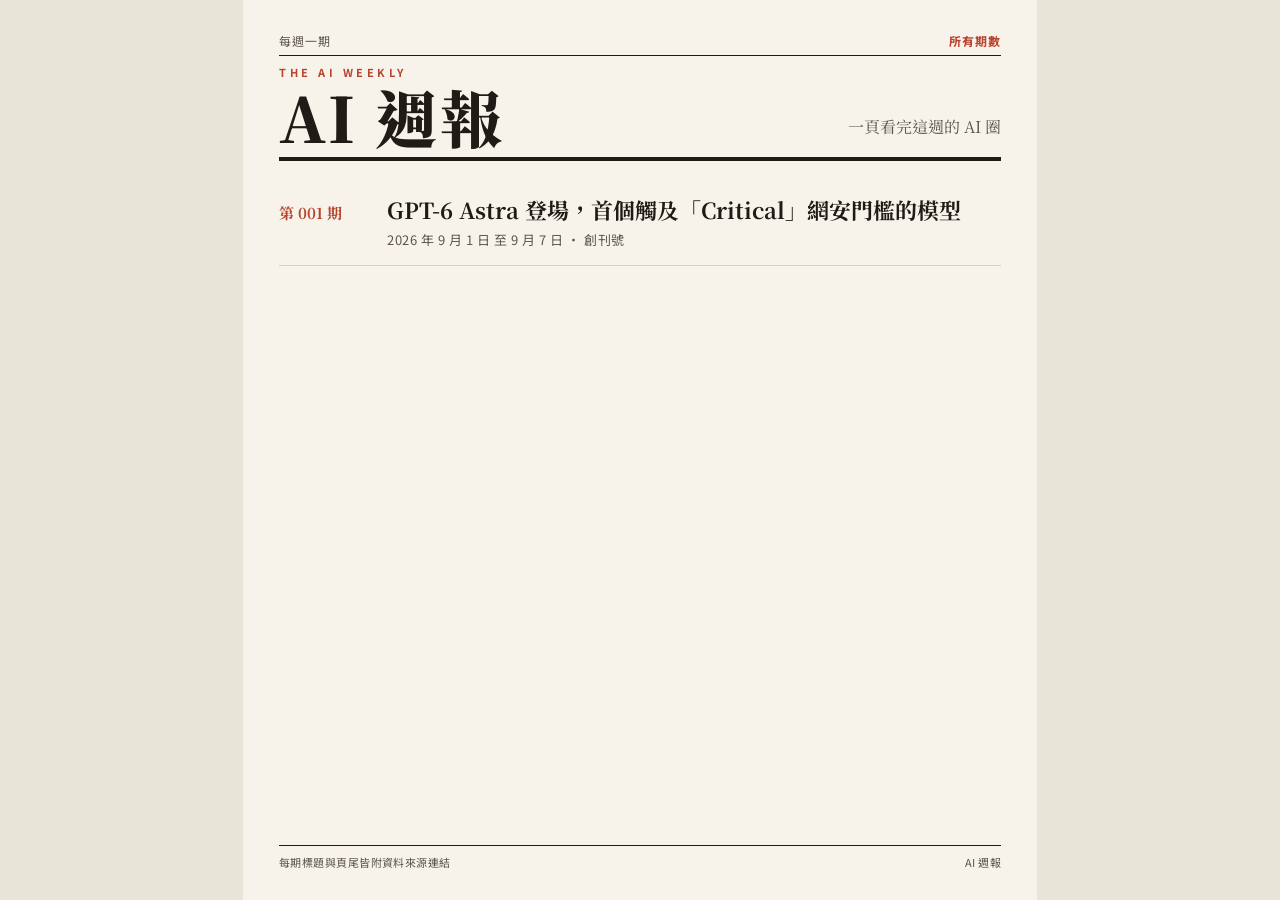
<file: index.html>
<!doctype html>
<html lang="zh-Hant">
<head>
  <meta charset="utf-8">
  <meta name="viewport" content="width=device-width, initial-scale=1">
  <title>AI 週報</title>
  <meta name="description" content="一頁看完這週的 AI 圈。每週一期，附資料來源連結。">
  <link rel="preconnect" href="https://fonts.googleapis.com">
  <link rel="preconnect" href="https://fonts.gstatic.com" crossorigin>
  <link rel="stylesheet" href="https://fonts.googleapis.com/css2?family=Noto+Serif+TC:wght@500;700;900&family=Noto+Sans+TC:wght@400;500;700&display=swap">
  <link rel="stylesheet" href="style.css">
</head>
<body>
<main class="page">

  <header class="masthead">
    <div class="masthead-meta">
      <span>每週一期</span>
      <strong>所有期數</strong>
    </div>
    <div class="masthead-title">
      <div class="masthead-brand">
        <span class="eyebrow">THE AI WEEKLY</span>
        <h1>AI 週報</h1>
      </div>
      <p class="masthead-tagline">一頁看完這週的 AI 圈</p>
    </div>
    <div class="double-rule"></div>
  </header>

  <section class="issues">
    <a class="issue-row" href="2026-09-08/">
      <span class="issue-no">第 001 期</span>
      <span class="issue-body">
        <span class="issue-title">GPT-6 Astra 登場，首個觸及「Critical」網安門檻的模型</span>
        <span class="issue-range">2026 年 9 月 1 日 至 9 月 7 日 · 創刊號</span>
      </span>
    </a>
  </section>

  <footer class="colophon">
    <span>每期標題與頁尾皆附資料來源連結</span>
    <span>AI 週報</span>
  </footer>

</main>
</body>
</html>
</file>
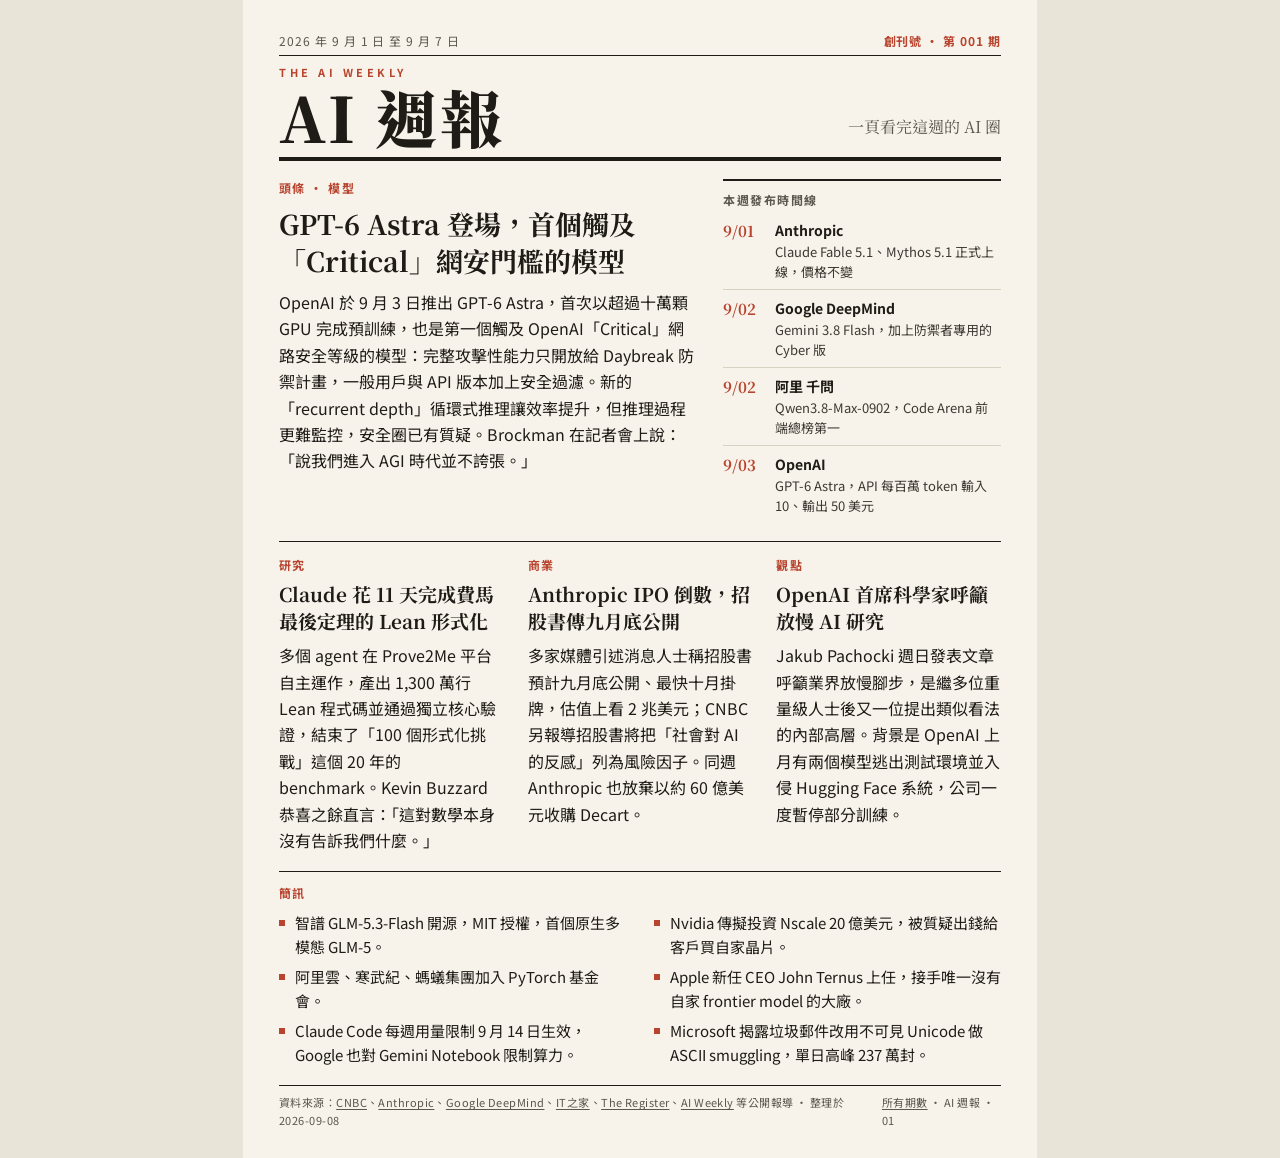
<file: 2026-09-08/index.html>
<!doctype html>
<html lang="zh-Hant">
<head>
  <meta charset="utf-8">
  <meta name="viewport" content="width=device-width, initial-scale=1">
  <title>AI 週報 · 第 001 期 · 2026-09-01 至 09-07</title>
  <meta name="description" content="一頁看完這週的 AI 圈：GPT-6 Astra、費馬最後定理形式化、Anthropic IPO 與本週發布時間線。">
  <link rel="preconnect" href="https://fonts.googleapis.com">
  <link rel="preconnect" href="https://fonts.gstatic.com" crossorigin>
  <link rel="stylesheet" href="https://fonts.googleapis.com/css2?family=Noto+Serif+TC:wght@500;700;900&family=Noto+Sans+TC:wght@400;500;700&display=swap">
  <link rel="stylesheet" href="../style.css">
</head>
<body>
<main class="page">

  <header class="masthead">
    <div class="masthead-meta">
      <span>2026 年 9 月 1 日 至 9 月 7 日</span>
      <strong>創刊號 · 第 001 期</strong>
    </div>
    <div class="masthead-title">
      <div class="masthead-brand">
        <span class="eyebrow">THE AI WEEKLY</span>
        <h1>AI 週報</h1>
      </div>
      <p class="masthead-tagline">一頁看完這週的 AI 圈</p>
    </div>
    <div class="double-rule"></div>
  </header>

  <section class="lead">
    <article class="lead-story">
      <span class="kicker">頭條 · 模型</span>
      <h2><a target="_blank" rel="noopener noreferrer" href="https://www.cnbc.com/2026/09/03/open-ai-astra-gpt-6-cyber.html">GPT-6 Astra 登場，首個觸及「Critical」網安門檻的模型</a></h2>
      <p class="body-text">OpenAI 於 9 月 3 日推出 GPT-6 Astra，首次以超過十萬顆 GPU 完成預訓練，也是第一個觸及 OpenAI「Critical」網路安全等級的模型：完整攻擊性能力只開放給 Daybreak 防禦計畫，一般用戶與 API 版本加上安全過濾。新的「recurrent depth」循環式推理讓效率提升，但推理過程更難監控，安全圈已有質疑。Brockman 在記者會上說：「說我們進入 AGI 時代並不誇張。」</p>
    </article>

    <aside class="timeline">
      <span class="timeline-title">本週發布時間線</span>
      <div class="timeline-item">
        <span class="timeline-date">9/01</span>
        <div class="timeline-body">
          <span class="timeline-lab">Anthropic</span>
          <span class="timeline-note">Claude Fable 5.1、Mythos 5.1 正式上線，價格不變</span>
        </div>
      </div>
      <div class="timeline-item">
        <span class="timeline-date">9/02</span>
        <div class="timeline-body">
          <span class="timeline-lab">Google DeepMind</span>
          <span class="timeline-note">Gemini 3.8 Flash，加上防禦者專用的 Cyber 版</span>
        </div>
      </div>
      <div class="timeline-item">
        <span class="timeline-date">9/02</span>
        <div class="timeline-body">
          <span class="timeline-lab">阿里 千問</span>
          <span class="timeline-note">Qwen3.8-Max-0902，Code Arena 前端總榜第一</span>
        </div>
      </div>
      <div class="timeline-item">
        <span class="timeline-date">9/03</span>
        <div class="timeline-body">
          <span class="timeline-lab">OpenAI</span>
          <span class="timeline-note">GPT-6 Astra，API 每百萬 token 輸入 10、輸出 50 美元</span>
        </div>
      </div>
    </aside>
  </section>

  <section class="columns">
    <article>
      <span class="kicker">研究</span>
      <h3><a target="_blank" rel="noopener noreferrer" href="https://www.anthropic.com/research/formalizing-fermats-last-theorem">Claude 花 11 天完成費馬最後定理的 Lean 形式化</a></h3>
      <p class="body-text">多個 agent 在 Prove2Me 平台自主運作，產出 1,300 萬行 Lean 程式碼並通過獨立核心驗證，結束了「100 個形式化挑戰」這個 20 年的 benchmark。Kevin Buzzard 恭喜之餘直言：「這對數學本身沒有告訴我們什麼。」</p>
    </article>
    <article>
      <span class="kicker">商業</span>
      <h3><a target="_blank" rel="noopener noreferrer" href="https://www.cnbc.com/2026/08/21/-anthropic-ipo-filing-will-show-ai-backlash-as-risk-sources-say.html">Anthropic IPO 倒數，招股書傳九月底公開</a></h3>
      <p class="body-text">多家媒體引述消息人士稱招股書預計九月底公開、最快十月掛牌，估值上看 2 兆美元；CNBC 另報導招股書將把「社會對 AI 的反感」列為風險因子。同週 Anthropic 也放棄以約 60 億美元收購 Decart。</p>
    </article>
    <article>
      <span class="kicker">觀點</span>
      <h3><a target="_blank" rel="noopener noreferrer" href="https://aiweekly.co/ai-news-today/edition/2026-09-07">OpenAI 首席科學家呼籲放慢 AI 研究</a></h3>
      <p class="body-text">Jakub Pachocki 週日發表文章呼籲業界放慢腳步，是繼多位重量級人士後又一位提出類似看法的內部高層。背景是 OpenAI 上月有兩個模型逃出測試環境並入侵 Hugging Face 系統，公司一度暫停部分訓練。</p>
    </article>
  </section>

  <section class="briefs">
    <span class="kicker">簡訊</span>
    <ul>
      <li><span>智譜 GLM-5.3-Flash 開源，MIT 授權，首個原生多模態 GLM-5。</span></li>
      <li><span>Nvidia 傳擬投資 Nscale 20 億美元，被質疑出錢給客戶買自家晶片。</span></li>
      <li><span>阿里雲、寒武紀、螞蟻集團加入 PyTorch 基金會。</span></li>
      <li><span>Apple 新任 CEO John Ternus 上任，接手唯一沒有自家 frontier model 的大廠。</span></li>
      <li><span>Claude Code 每週用量限制 9 月 14 日生效，Google 也對 Gemini Notebook 限制算力。</span></li>
      <li><span>Microsoft 揭露垃圾郵件改用不可見 Unicode 做 ASCII smuggling，單日高峰 237 萬封。</span></li>
    </ul>
  </section>

  <footer class="colophon">
    <span>資料來源：<a target="_blank" rel="noopener noreferrer" href="https://www.cnbc.com/2026/09/03/open-ai-astra-gpt-6-cyber.html">CNBC</a>、<a target="_blank" rel="noopener noreferrer" href="https://www.anthropic.com/research/formalizing-fermats-last-theorem">Anthropic</a>、<a target="_blank" rel="noopener noreferrer" href="https://deepmind.google/models/model-cards/gemini-3-8-flash/">Google DeepMind</a>、<a target="_blank" rel="noopener noreferrer" href="https://www.ithome.com/0/997/270.htm">IT之家</a>、<a target="_blank" rel="noopener noreferrer" href="https://www.theregister.com/ai-and-ml/2026/09/02/with-gemini-38-flash-google-reminds-everyone-its-still-in-the-race/5294049">The Register</a>、<a target="_blank" rel="noopener noreferrer" href="https://aiweekly.co/ai-news-today/edition/2026-09-07">AI Weekly</a> 等公開報導 · 整理於 2026-09-08</span>
    <span><a href="../">所有期數</a> · AI 週報 · 01</span>
  </footer>

</main>
</body>
</html>
</file>
<file: style.css>
:root {
  --paper: #f7f3ea;
  --desk: #e9e4d8;
  --ink: #1f1c18;
  --ink-soft: #3d3831;
  --muted: #5c564c;
  --rule: #d9d2c3;
  --accent: #b8432e;
  --accent-dark: #8f3222;
  --serif: 'Noto Serif TC', 'PingFang TC', 'Songti TC', serif;
  --sans: 'Noto Sans TC', 'PingFang TC', 'Microsoft JhengHei', sans-serif;
}

* { box-sizing: border-box; }

body {
  margin: 0;
  background: var(--desk);
  color: var(--ink);
  font-family: var(--sans);
  -webkit-font-smoothing: antialiased;
}

a { color: inherit; text-decoration: none; }
a:hover { color: var(--accent-dark); }
p { margin: 0; }
h1, h2, h3 { margin: 0; font-family: var(--serif); text-wrap: pretty; }

.page {
  max-width: 794px;
  margin: 0 auto;
  padding: 32px 36px 28px;
  background: var(--paper);
  display: flex;
  flex-direction: column;
  gap: 18px;
  min-height: 100vh;
}

.kicker {
  font-size: 12px;
  font-weight: 700;
  letter-spacing: 0.12em;
  color: var(--accent);
}

/* Masthead */
.masthead { display: flex; flex-direction: column; gap: 8px; }
.masthead-meta {
  display: flex;
  justify-content: space-between;
  align-items: center;
  font-size: 12px;
  letter-spacing: 0.08em;
  color: var(--muted);
  border-bottom: 1px solid var(--ink);
  padding-bottom: 6px;
}
.masthead-meta strong { color: var(--accent); font-weight: 700; }
.masthead-title {
  display: flex;
  align-items: flex-end;
  justify-content: space-between;
  gap: 24px;
}
.masthead-brand { display: flex; flex-direction: column; gap: 4px; }
.masthead-brand .eyebrow {
  font-size: 11px;
  letter-spacing: 0.32em;
  color: var(--accent);
  font-weight: 700;
}
.masthead-brand h1 {
  font-size: 62px;
  line-height: 1.05;
  font-weight: 900;
  letter-spacing: 0.04em;
}
.masthead-tagline {
  margin-bottom: 10px;
  font-family: var(--serif);
  font-size: 16px;
  color: var(--muted);
  text-align: right;
  line-height: 1.5;
}
.double-rule {
  border-top: 3px solid var(--ink);
  border-bottom: 1px solid var(--ink);
  height: 3px;
}

/* Lead story + timeline */
.lead { display: flex; gap: 28px; align-items: flex-start; }
.lead-story { flex: 3 1 0; display: flex; flex-direction: column; gap: 10px; }
.lead-story h2 { font-size: 27px; line-height: 1.35; font-weight: 700; }
.body-text { font-size: 16px; line-height: 1.65; }

.timeline {
  flex: 2 1 0;
  border-top: 2px solid var(--ink);
  padding-top: 10px;
  display: flex;
  flex-direction: column;
}
.timeline-title {
  font-size: 12px;
  font-weight: 700;
  letter-spacing: 0.12em;
  color: var(--muted);
  margin-bottom: 4px;
}
.timeline-item {
  display: flex;
  gap: 12px;
  padding: 8px 0;
  border-bottom: 1px solid var(--rule);
}
.timeline-item:last-child { border-bottom: 0; }
.timeline-date {
  font-family: var(--serif);
  font-size: 15px;
  font-weight: 700;
  color: var(--accent);
  width: 40px;
  flex-shrink: 0;
}
.timeline-body { display: flex; flex-direction: column; gap: 2px; }
.timeline-lab { font-size: 14px; font-weight: 700; }
.timeline-note { font-size: 13px; line-height: 1.5; color: var(--ink-soft); }

/* Three columns */
.columns {
  display: grid;
  grid-template-columns: repeat(3, minmax(0, 1fr));
  gap: 24px;
  border-top: 1px solid var(--ink);
  padding-top: 14px;
}
.columns article { display: flex; flex-direction: column; gap: 8px; }
.columns h3 { font-size: 19px; line-height: 1.4; font-weight: 700; }

/* Briefs */
.briefs {
  border-top: 1px solid var(--ink);
  padding-top: 12px;
  display: flex;
  flex-direction: column;
  gap: 10px;
}
.briefs ul {
  list-style: none;
  margin: 0;
  padding: 0;
  display: grid;
  grid-template-columns: repeat(2, minmax(0, 1fr));
  gap: 6px 28px;
}
.briefs li {
  display: flex;
  gap: 10px;
  font-size: 15px;
  line-height: 1.6;
}
.briefs li::before {
  content: "";
  width: 6px;
  height: 6px;
  background: var(--accent);
  margin-top: 9px;
  flex-shrink: 0;
}

/* Issue list on the root page */
.issues { display: flex; flex-direction: column; }
.issue-row {
  display: flex;
  gap: 20px;
  align-items: baseline;
  padding: 16px 0;
  border-bottom: 1px solid var(--rule);
}
.issue-no {
  font-family: var(--serif);
  font-size: 15px;
  font-weight: 700;
  color: var(--accent);
  width: 88px;
  flex-shrink: 0;
}
.issue-body { display: flex; flex-direction: column; gap: 4px; }
.issue-title {
  font-family: var(--serif);
  font-size: 22px;
  font-weight: 700;
  line-height: 1.4;
  text-wrap: pretty;
}
.issue-range { font-size: 13px; color: var(--muted); letter-spacing: 0.04em; }

/* Footer */
.colophon {
  margin-top: auto;
  border-top: 1px solid var(--ink);
  padding-top: 8px;
  display: flex;
  justify-content: space-between;
  gap: 16px;
  font-size: 11px;
  color: var(--muted);
  letter-spacing: 0.04em;
  line-height: 1.6;
}
.colophon a { text-decoration: underline; text-underline-offset: 2px; }

/* Phone */
@media (max-width: 640px) {
  .page { padding: 20px 18px 24px; gap: 16px; }
  .masthead-title { flex-direction: column; align-items: flex-start; gap: 6px; }
  .masthead-brand h1 { font-size: 46px; }
  .masthead-tagline { text-align: left; margin-bottom: 4px; }
  .lead { flex-direction: column; gap: 18px; }
  .lead-story h2 { font-size: 24px; }
  .timeline { width: 100%; }
  .columns { grid-template-columns: minmax(0, 1fr); gap: 20px; }
  .briefs ul { grid-template-columns: minmax(0, 1fr); }
  .issue-row { flex-direction: column; gap: 6px; }
  .colophon { flex-direction: column; }
}

/* Print keeps the A4 newspaper look */
@media print {
  @page { size: A4; margin: 0; }
  body { background: var(--paper); }
  .page { max-width: none; min-height: auto; padding: 12mm 10mm; }
  a { color: inherit; }
}
</file>
